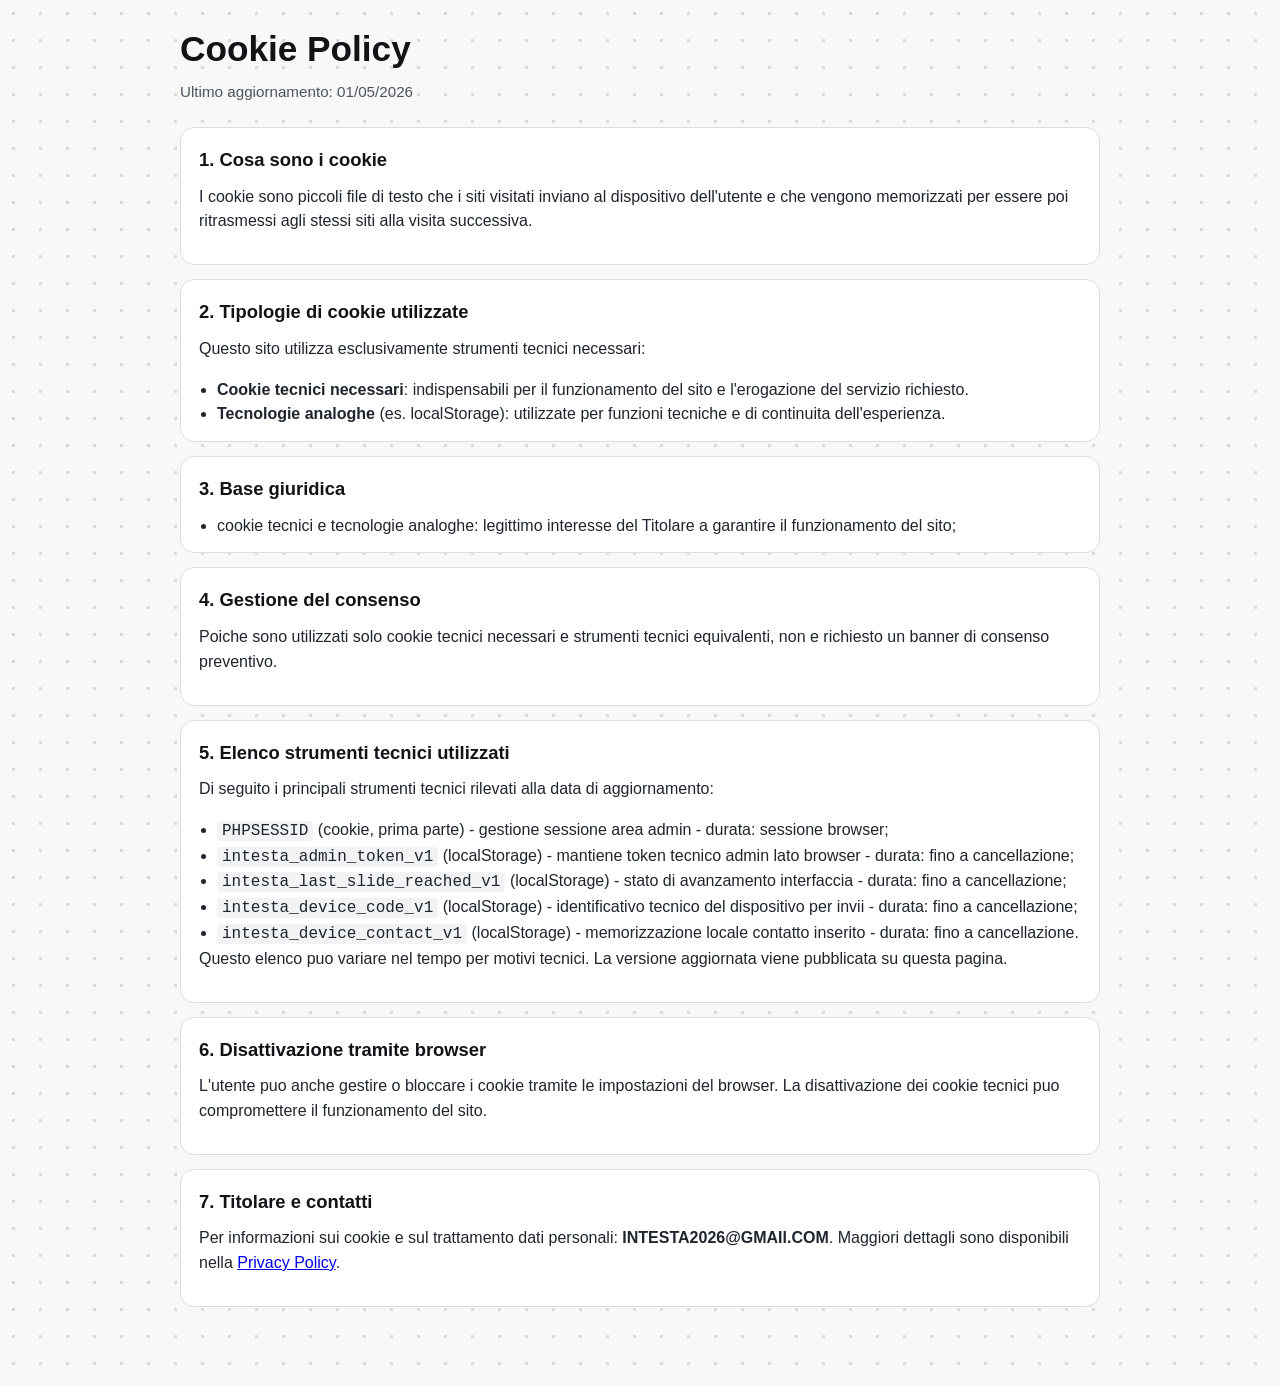
<file: cookie.html>
<!DOCTYPE html>
<html lang="it">
<head>
  <meta charset="UTF-8" />
  <meta name="viewport" content="width=device-width, initial-scale=1.0" />
  <title>Cookie Policy | Intesta</title>
  <meta
    name="description"
    content="Informazioni su cookie e tecnologie similari utilizzate dal sito Intesta."
  />
  <link rel="stylesheet" href="./assets/css/legal.css" />
</head>
<body>
  <main class="legal-page">
    <header class="legal-header">
      <h1>Cookie Policy</h1>
      <p class="legal-updated">Ultimo aggiornamento: 01/05/2026</p>
    </header>

    <section class="legal-card">
      <h2>1. Cosa sono i cookie</h2>
      <p>
        I cookie sono piccoli file di testo che i siti visitati inviano al dispositivo dell'utente e che vengono
        memorizzati per essere poi ritrasmessi agli stessi siti alla visita successiva.
      </p>
    </section>

    <section class="legal-card">
      <h2>2. Tipologie di cookie utilizzate</h2>
      <p>Questo sito utilizza esclusivamente strumenti tecnici necessari:</p>
      <ul>
        <li>
          <strong>Cookie tecnici necessari</strong>: indispensabili per il funzionamento del sito e l'erogazione del
          servizio richiesto.
        </li>
        <li>
          <strong>Tecnologie analoghe</strong> (es. localStorage): utilizzate per funzioni tecniche e di continuita
          dell'esperienza.
        </li>
      </ul>
    </section>

    <section class="legal-card">
      <h2>3. Base giuridica</h2>
      <ul>
        <li>cookie tecnici e tecnologie analoghe: legittimo interesse del Titolare a garantire il funzionamento del sito;</li>
      </ul>
    </section>

    <section class="legal-card">
      <h2>4. Gestione del consenso</h2>
      <p>
        Poiche sono utilizzati solo cookie tecnici necessari e strumenti tecnici equivalenti, non e richiesto un
        banner di consenso preventivo.
      </p>
    </section>

    <section class="legal-card">
      <h2>5. Elenco strumenti tecnici utilizzati</h2>
      <p>Di seguito i principali strumenti tecnici rilevati alla data di aggiornamento:</p>
      <ul>
        <li><code>PHPSESSID</code> (cookie, prima parte) - gestione sessione area admin - durata: sessione browser;</li>
        <li><code>intesta_admin_token_v1</code> (localStorage) - mantiene token tecnico admin lato browser - durata: fino a cancellazione;</li>
        <li><code>intesta_last_slide_reached_v1</code> (localStorage) - stato di avanzamento interfaccia - durata: fino a cancellazione;</li>
        <li><code>intesta_device_code_v1</code> (localStorage) - identificativo tecnico del dispositivo per invii - durata: fino a cancellazione;</li>
        <li><code>intesta_device_contact_v1</code> (localStorage) - memorizzazione locale contatto inserito - durata: fino a cancellazione.</li>
      </ul>
      <p>
        Questo elenco puo variare nel tempo per motivi tecnici. La versione aggiornata viene pubblicata su questa
        pagina.
      </p>
    </section>

    <section class="legal-card">
      <h2>6. Disattivazione tramite browser</h2>
      <p>
        L'utente puo anche gestire o bloccare i cookie tramite le impostazioni del browser. La disattivazione dei
        cookie tecnici puo compromettere il funzionamento del sito.
      </p>
    </section>

    <section class="legal-card">
      <h2>7. Titolare e contatti</h2>
      <p>
        Per informazioni sui cookie e sul trattamento dati personali: <strong>INTESTA2026@GMAIl.COM</strong>. Maggiori
        dettagli sono disponibili nella <a href="./privacy.html">Privacy Policy</a>.
      </p>
    </section>
  </main>
</body>
</html>
</file>
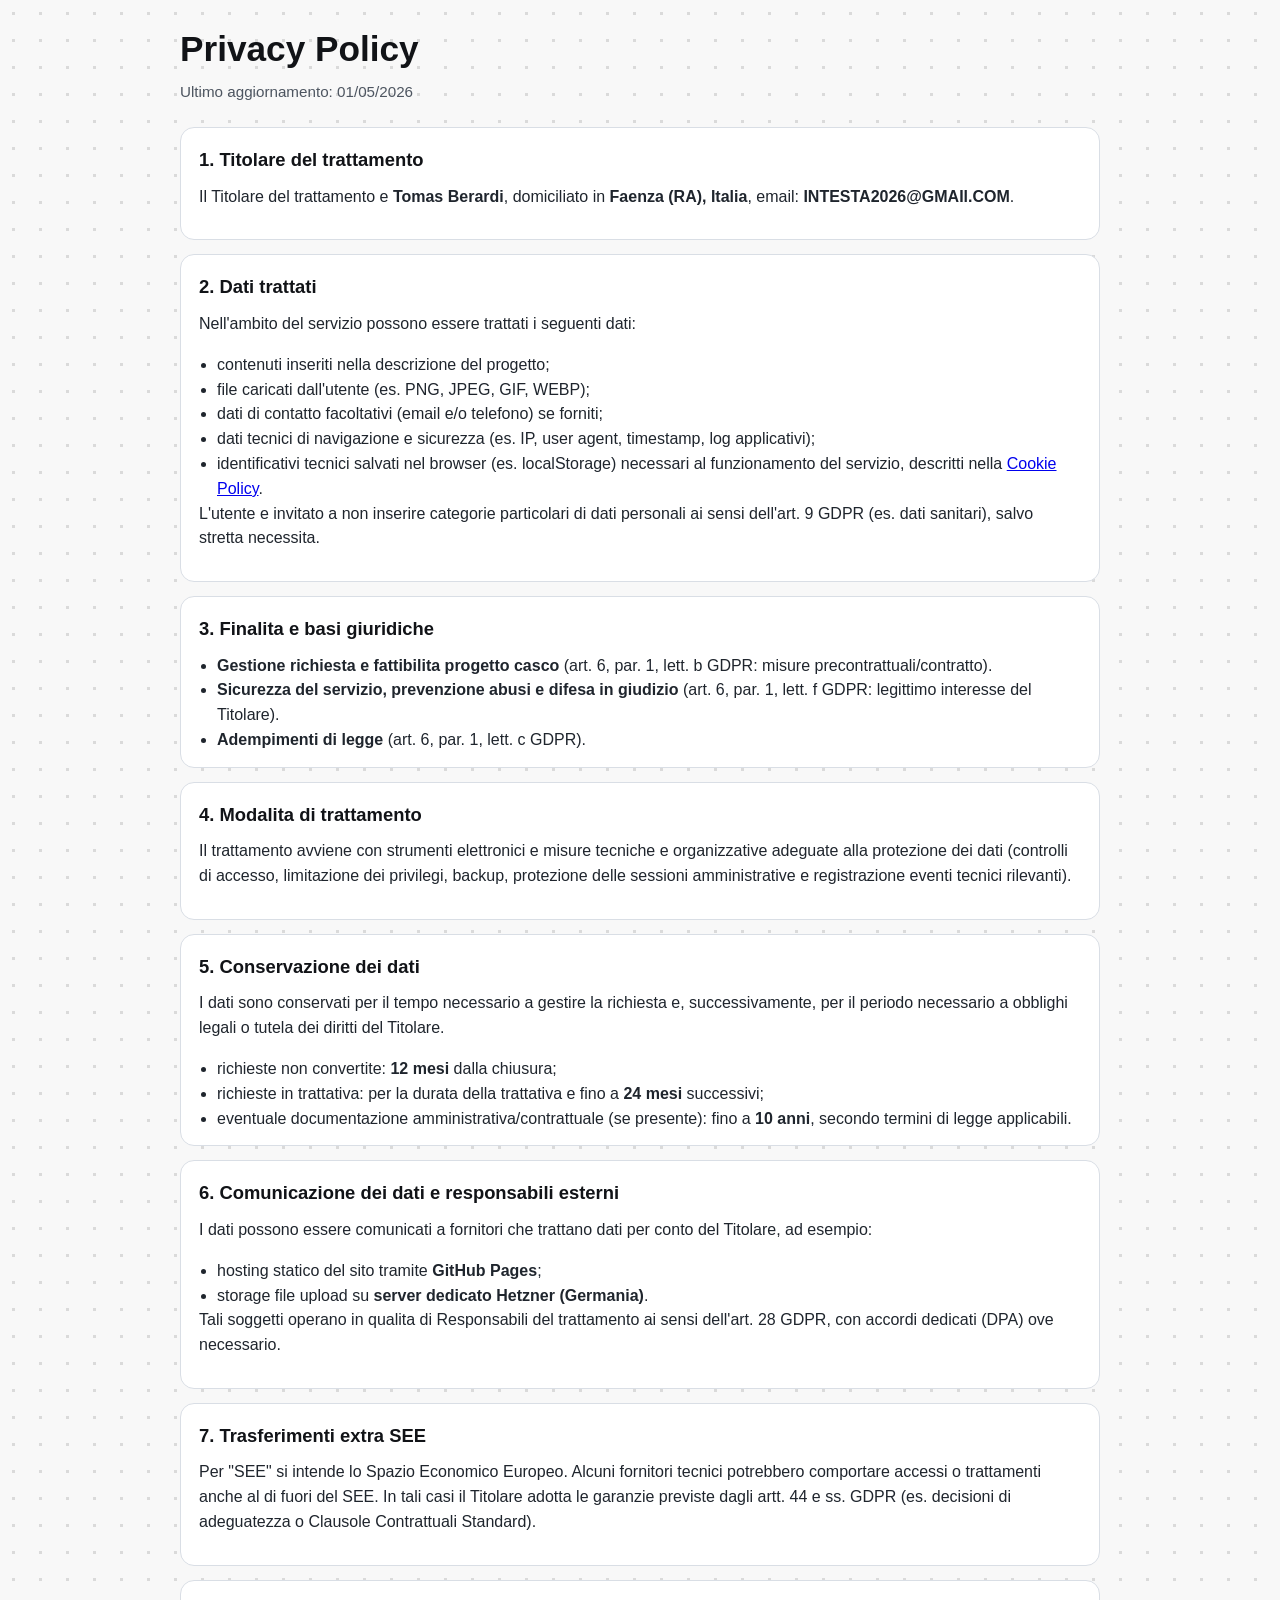
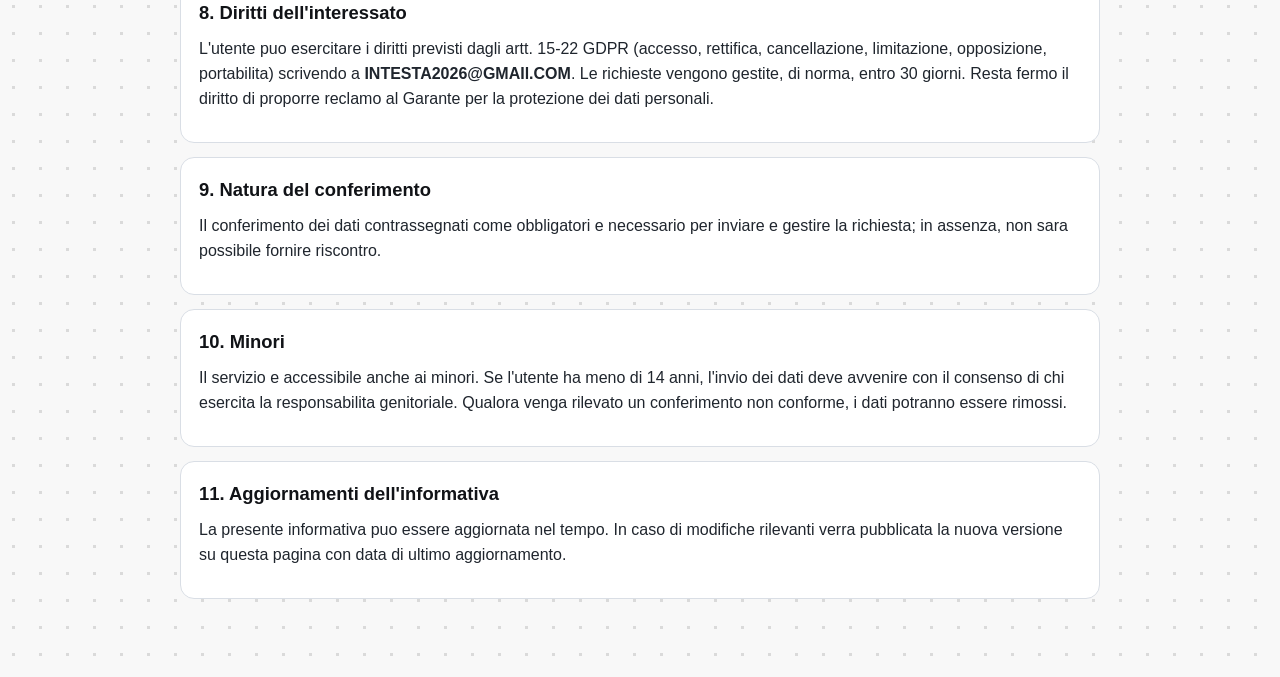
<file: privacy.html>
<!DOCTYPE html>
<html lang="it">
<head>
  <meta charset="UTF-8" />
  <meta name="viewport" content="width=device-width, initial-scale=1.0" />
  <title>Privacy Policy | Intesta</title>
  <meta
    name="description"
    content="Informativa privacy relativa al trattamento dei dati personali per richiesta progetto casco su Intesta."
  />
  <link rel="stylesheet" href="./assets/css/legal.css" />
</head>
<body>
  <main class="legal-page">
    <header class="legal-header">
      <h1>Privacy Policy</h1>
      <p class="legal-updated">Ultimo aggiornamento: 01/05/2026</p>
    </header>

    <section class="legal-card">
      <h2>1. Titolare del trattamento</h2>
      <p>
        Il Titolare del trattamento e <strong>Tomas Berardi</strong>, domiciliato in
        <strong>Faenza (RA), Italia</strong>, email: <strong>INTESTA2026@GMAIl.COM</strong>.
      </p>
    </section>

    <section class="legal-card">
      <h2>2. Dati trattati</h2>
      <p>Nell'ambito del servizio possono essere trattati i seguenti dati:</p>
      <ul>
        <li>contenuti inseriti nella descrizione del progetto;</li>
        <li>file caricati dall'utente (es. PNG, JPEG, GIF, WEBP);</li>
        <li>dati di contatto facoltativi (email e/o telefono) se forniti;</li>
        <li>dati tecnici di navigazione e sicurezza (es. IP, user agent, timestamp, log applicativi);</li>
        <li>
          identificativi tecnici salvati nel browser (es. localStorage) necessari al funzionamento del servizio,
          descritti nella <a href="./cookie.html">Cookie Policy</a>.
        </li>
      </ul>
      <p>
        L'utente e invitato a non inserire categorie particolari di dati personali ai sensi dell'art. 9 GDPR
        (es. dati sanitari), salvo stretta necessita.
      </p>
    </section>

    <section class="legal-card">
      <h2>3. Finalita e basi giuridiche</h2>
      <ul>
        <li>
          <strong>Gestione richiesta e fattibilita progetto casco</strong> (art. 6, par. 1, lett. b GDPR:
          misure precontrattuali/contratto).
        </li>
        <li>
          <strong>Sicurezza del servizio, prevenzione abusi e difesa in giudizio</strong> (art. 6, par. 1, lett.
          f GDPR: legittimo interesse del Titolare).
        </li>
        <li>
          <strong>Adempimenti di legge</strong> (art. 6, par. 1, lett. c GDPR).
        </li>
      </ul>
    </section>

    <section class="legal-card">
      <h2>4. Modalita di trattamento</h2>
      <p>
        Il trattamento avviene con strumenti elettronici e misure tecniche e organizzative adeguate alla
        protezione dei dati (controlli di accesso, limitazione dei privilegi, backup, protezione delle sessioni
        amministrative e registrazione eventi tecnici rilevanti).
      </p>
    </section>

    <section class="legal-card">
      <h2>5. Conservazione dei dati</h2>
      <p>
        I dati sono conservati per il tempo necessario a gestire la richiesta e, successivamente, per il periodo
        necessario a obblighi legali o tutela dei diritti del Titolare.
      </p>
      <ul>
        <li>richieste non convertite: <strong>12 mesi</strong> dalla chiusura;</li>
        <li>richieste in trattativa: per la durata della trattativa e fino a <strong>24 mesi</strong> successivi;</li>
        <li>
          eventuale documentazione amministrativa/contrattuale (se presente): fino a <strong>10 anni</strong>,
          secondo termini di legge applicabili.
        </li>
      </ul>
    </section>

    <section class="legal-card">
      <h2>6. Comunicazione dei dati e responsabili esterni</h2>
      <p>I dati possono essere comunicati a fornitori che trattano dati per conto del Titolare, ad esempio:</p>
      <ul>
        <li>hosting statico del sito tramite <strong>GitHub Pages</strong>;</li>
        <li>storage file upload su <strong>server dedicato Hetzner (Germania)</strong>.</li>
      </ul>
      <p>
        Tali soggetti operano in qualita di Responsabili del trattamento ai sensi dell'art. 28 GDPR, con accordi
        dedicati (DPA) ove necessario.
      </p>
    </section>

    <section class="legal-card">
      <h2>7. Trasferimenti extra SEE</h2>
      <p>
        Per "SEE" si intende lo Spazio Economico Europeo. Alcuni fornitori tecnici potrebbero comportare accessi o
        trattamenti anche al di fuori del SEE. In tali casi il Titolare adotta le garanzie previste dagli artt. 44
        e ss. GDPR (es. decisioni di adeguatezza o Clausole Contrattuali Standard).
      </p>
    </section>

    <section class="legal-card">
      <h2>8. Diritti dell'interessato</h2>
      <p>
        L'utente puo esercitare i diritti previsti dagli artt. 15-22 GDPR (accesso, rettifica, cancellazione,
        limitazione, opposizione, portabilita) scrivendo a <strong>INTESTA2026@GMAIl.COM</strong>. Le richieste
        vengono gestite, di norma, entro 30 giorni. Resta fermo il diritto di proporre reclamo al Garante per la
        protezione dei dati personali.
      </p>
    </section>

    <section class="legal-card">
      <h2>9. Natura del conferimento</h2>
      <p>
        Il conferimento dei dati contrassegnati come obbligatori e necessario per inviare e gestire la richiesta;
        in assenza, non sara possibile fornire riscontro.
      </p>
    </section>

    <section class="legal-card">
      <h2>10. Minori</h2>
      <p>
        Il servizio e accessibile anche ai minori. Se l'utente ha meno di 14 anni, l'invio dei dati deve avvenire
        con il consenso di chi esercita la responsabilita genitoriale. Qualora venga rilevato un conferimento non
        conforme, i dati potranno essere rimossi.
      </p>
    </section>

    <section class="legal-card">
      <h2>11. Aggiornamenti dell'informativa</h2>
      <p>
        La presente informativa puo essere aggiornata nel tempo. In caso di modifiche rilevanti verra pubblicata la
        nuova versione su questa pagina con data di ultimo aggiornamento.
      </p>
    </section>

  </main>
</body>
</html>
</file>
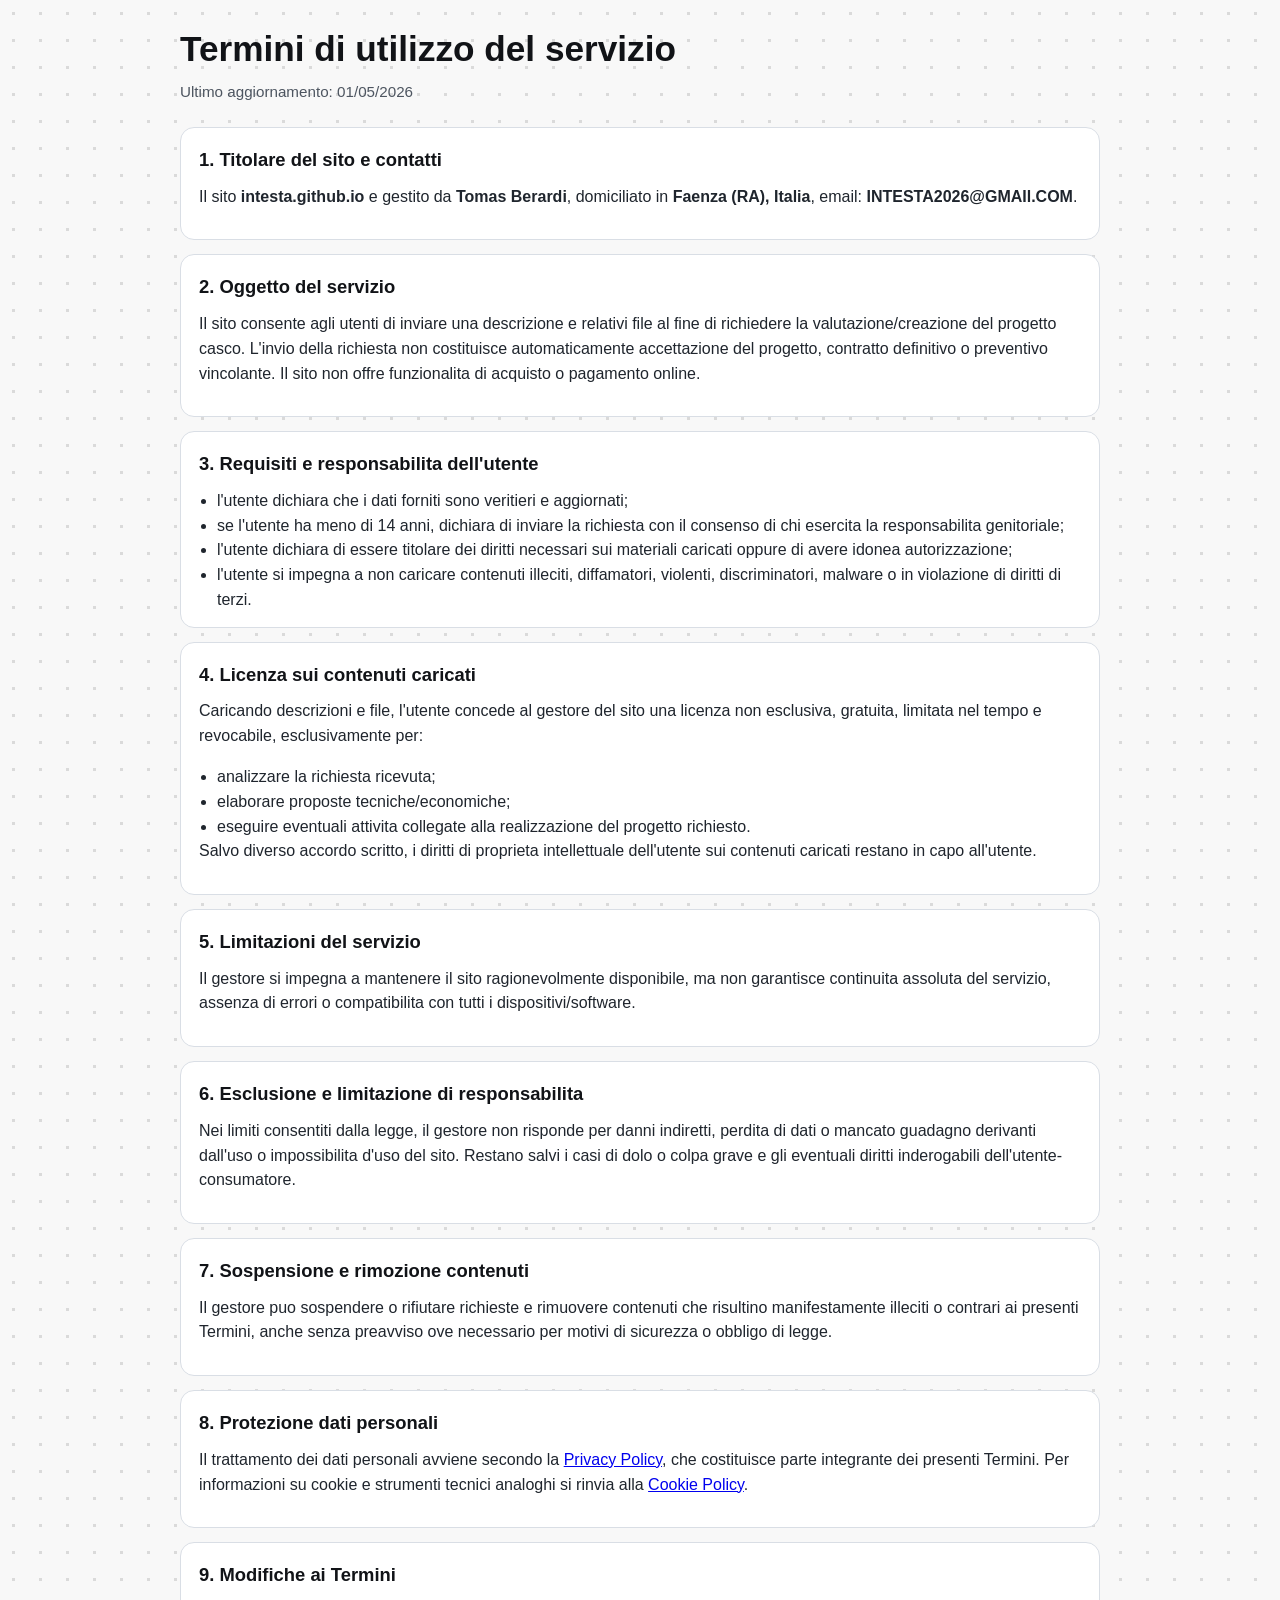
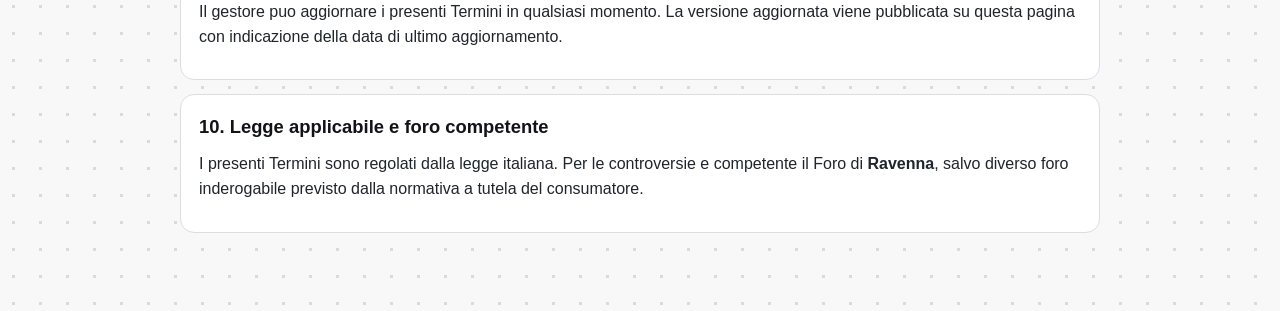
<file: termini.html>
<!DOCTYPE html>
<html lang="it">
<head>
  <meta charset="UTF-8" />
  <meta name="viewport" content="width=device-width, initial-scale=1.0" />
  <title>Termini di utilizzo | Intesta</title>
  <meta
    name="description"
    content="Termini di utilizzo del servizio Intesta per invio descrizione e file finalizzati al progetto casco."
  />
  <link rel="stylesheet" href="./assets/css/legal.css" />
</head>
<body>
  <main class="legal-page">
    <header class="legal-header">
      <h1>Termini di utilizzo del servizio</h1>
      <p class="legal-updated">Ultimo aggiornamento: 01/05/2026</p>
    </header>

    <section class="legal-card">
      <h2>1. Titolare del sito e contatti</h2>
      <p>
        Il sito <strong>intesta.github.io</strong> e gestito da <strong>Tomas Berardi</strong>, domiciliato in
        <strong>Faenza (RA), Italia</strong>, email: <strong>INTESTA2026@GMAIl.COM</strong>.
      </p>
    </section>

    <section class="legal-card">
      <h2>2. Oggetto del servizio</h2>
      <p>
        Il sito consente agli utenti di inviare una descrizione e relativi file al fine di richiedere la
        valutazione/creazione del progetto casco. L'invio della richiesta non costituisce automaticamente
        accettazione del progetto, contratto definitivo o preventivo vincolante. Il sito non offre funzionalita di
        acquisto o pagamento online.
      </p>
    </section>

    <section class="legal-card">
      <h2>3. Requisiti e responsabilita dell'utente</h2>
      <ul>
        <li>l'utente dichiara che i dati forniti sono veritieri e aggiornati;</li>
        <li>
          se l'utente ha meno di 14 anni, dichiara di inviare la richiesta con il consenso di chi esercita la
          responsabilita genitoriale;
        </li>
        <li>
          l'utente dichiara di essere titolare dei diritti necessari sui materiali caricati oppure di avere idonea
          autorizzazione;
        </li>
        <li>
          l'utente si impegna a non caricare contenuti illeciti, diffamatori, violenti, discriminatori, malware o
          in violazione di diritti di terzi.
        </li>
      </ul>
    </section>

    <section class="legal-card">
      <h2>4. Licenza sui contenuti caricati</h2>
      <p>
        Caricando descrizioni e file, l'utente concede al gestore del sito una licenza non esclusiva, gratuita,
        limitata nel tempo e revocabile, esclusivamente per:
      </p>
      <ul>
        <li>analizzare la richiesta ricevuta;</li>
        <li>elaborare proposte tecniche/economiche;</li>
        <li>eseguire eventuali attivita collegate alla realizzazione del progetto richiesto.</li>
      </ul>
      <p>
        Salvo diverso accordo scritto, i diritti di proprieta intellettuale dell'utente sui contenuti caricati
        restano in capo all'utente.
      </p>
    </section>

    <section class="legal-card">
      <h2>5. Limitazioni del servizio</h2>
      <p>
        Il gestore si impegna a mantenere il sito ragionevolmente disponibile, ma non garantisce continuita
        assoluta del servizio, assenza di errori o compatibilita con tutti i dispositivi/software.
      </p>
    </section>

    <section class="legal-card">
      <h2>6. Esclusione e limitazione di responsabilita</h2>
      <p>
        Nei limiti consentiti dalla legge, il gestore non risponde per danni indiretti, perdita di dati o mancato
        guadagno derivanti dall'uso o impossibilita d'uso del sito. Restano salvi i casi di dolo o colpa grave e
        gli eventuali diritti inderogabili dell'utente-consumatore.
      </p>
    </section>

    <section class="legal-card">
      <h2>7. Sospensione e rimozione contenuti</h2>
      <p>
        Il gestore puo sospendere o rifiutare richieste e rimuovere contenuti che risultino manifestamente illeciti
        o contrari ai presenti Termini, anche senza preavviso ove necessario per motivi di sicurezza o obbligo di
        legge.
      </p>
    </section>

    <section class="legal-card">
      <h2>8. Protezione dati personali</h2>
      <p>
        Il trattamento dei dati personali avviene secondo la <a href="./privacy.html">Privacy Policy</a>, che
        costituisce parte integrante dei presenti Termini. Per informazioni su cookie e strumenti tecnici analoghi si
        rinvia alla <a href="./cookie.html">Cookie Policy</a>.
      </p>
    </section>

    <section class="legal-card">
      <h2>9. Modifiche ai Termini</h2>
      <p>
        Il gestore puo aggiornare i presenti Termini in qualsiasi momento. La versione aggiornata viene pubblicata
        su questa pagina con indicazione della data di ultimo aggiornamento.
      </p>
    </section>

    <section class="legal-card">
      <h2>10. Legge applicabile e foro competente</h2>
      <p>
        I presenti Termini sono regolati dalla legge italiana. Per le controversie e competente il Foro di
        <strong>Ravenna</strong>, salvo diverso foro inderogabile previsto dalla normativa a tutela del consumatore.
      </p>
    </section>
  </main>
</body>
</html>
</file>
<file: assets/css/legal.css>
:root {
  --text: #111317;
  --muted: #4d5560;
  --bg: #f8f8f8;
  --card: #ffffff;
  --border: #d9dee5;
}

* {
  box-sizing: border-box;
}

body {
  margin: 0;
  font-family: "Inter", -apple-system, BlinkMacSystemFont, "Segoe UI", Arial, sans-serif;
  color: var(--text);
  background-color: #f8f8f8;
  background-image: radial-gradient(circle, #dadada 1.45px, transparent 1.45px);
  background-size: 27px 27px;
  line-height: 1.55;
}

.legal-page {
  width: min(920px, 92vw);
  margin: 0 auto;
  padding: 28px 0 64px;
}

.legal-back {
  display: inline-block;
  margin-bottom: 18px;
  color: var(--text);
}

.legal-header {
  margin-bottom: 24px;
}

.legal-header h1 {
  margin: 0 0 10px;
  font-size: clamp(1.75rem, 4vw, 2.2rem);
  line-height: 1.18;
}

.legal-updated {
  margin: 0;
  color: var(--muted);
  font-size: 0.95rem;
}

.legal-card {
  background: var(--card);
  border: 1px solid var(--border);
  border-radius: 14px;
  padding: 18px 18px 14px;
  margin-bottom: 14px;
}

.legal-card h2 {
  margin: 0 0 10px;
  font-size: 1.15rem;
}

.legal-card p,
.legal-card li {
  margin-top: 0;
  color: #1f252d;
}

.legal-card ul {
  margin: 8px 0 0;
  padding-left: 18px;
}

.legal-note {
  margin-top: 18px;
  color: var(--muted);
  font-size: 0.92rem;
}

code {
  font-family: ui-monospace, SFMono-Regular, Menlo, Monaco, Consolas, "Liberation Mono",
    "Courier New", monospace;
  background: #f1f3f5;
  border-radius: 4px;
  padding: 1px 5px;
}
</file>
